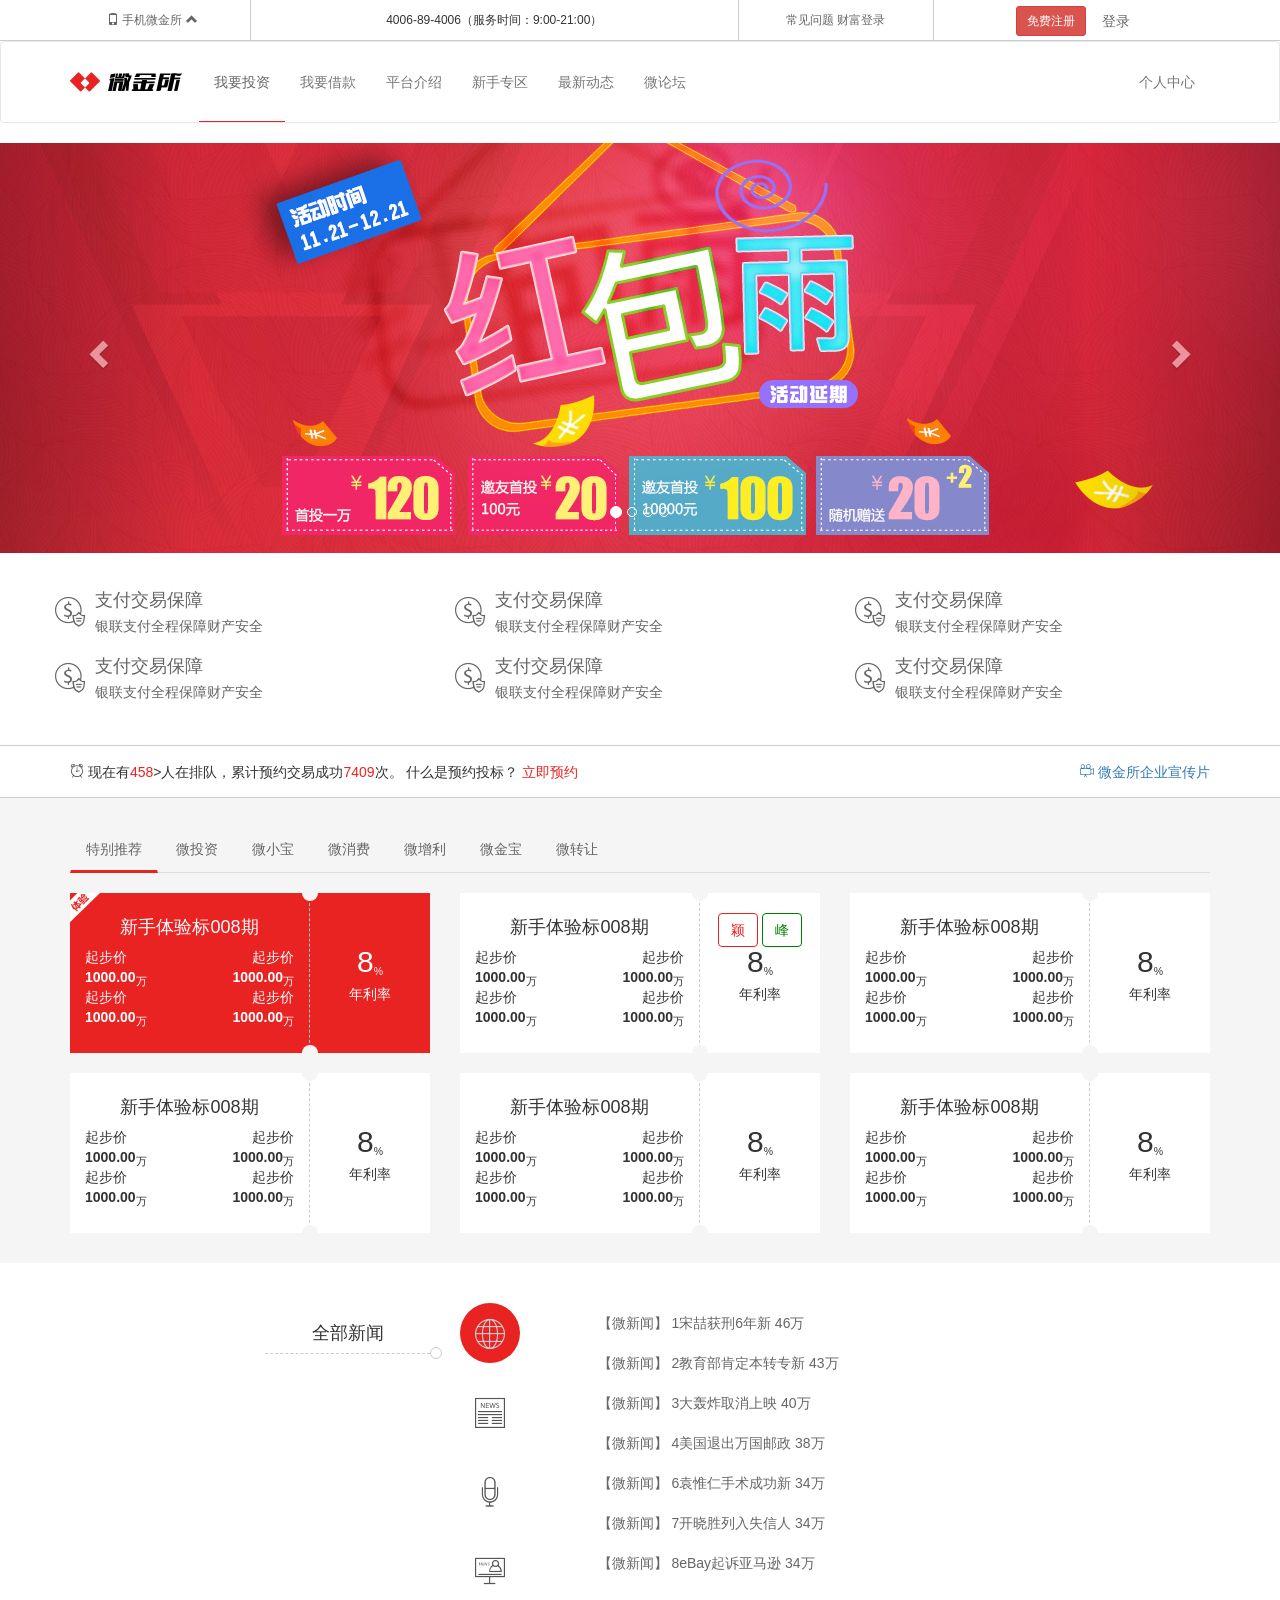
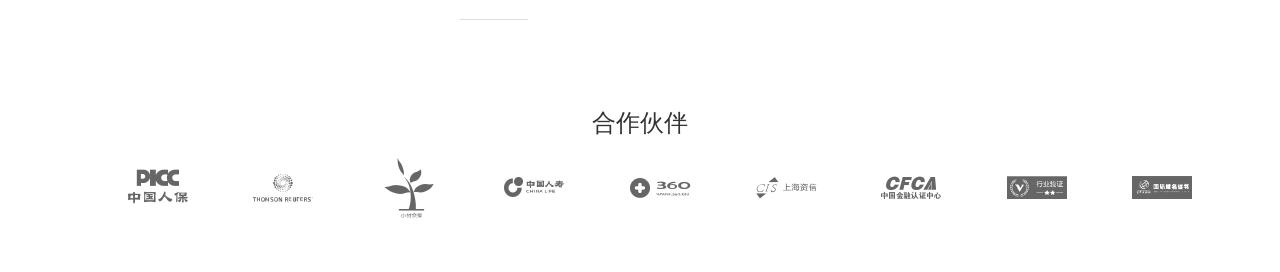
<file: index.html>
<!DOCTYPE html>
<html lang="en">

<head>
    <meta charset="UTF-8">
    <meta name="viewport" content="width=device-width, initial-scale=1.0">
    <meta http-equiv="X-UA-Compatible" content="ie=edge">
    <title>Document</title>
    <!-- 导入bootstrap的css样式 -->
    <link rel="stylesheet" href="lib/bootstrap/css/bootstrap.min.css">
    <!-- 导入字体图标的css文件 -->
    <link rel="stylesheet" href="css/font.css">
    <!-- 导入less文件 -->
    <link rel="stylesheet/less" href="less/index.less">
    <!-- 导入less.js文件 -->
    <script src="lib/less/less.js"></script>

</head>

<body>
    <!-- 头部 -->
    <header id="header" class="hidden-sm hidden-xs">
        <div class="container text-center">
            <div class="row">
                <div class="col-md-2">
                    <a href="#">
                        <i class="glyphicon glyphicon-phone"></i>
                        手机微金所
                        <i class="glyphicon glyphicon-chevron-up"></i>
                    </a>
                </div>
                <div class="col-md-5">4006-89-4006（服务时间：9:00-21:00）</div>
                <div class="col-md-2">
                    <a href="#">常见问题</a>
                    <a href="#">财富登录</a>
                </div>
                <div class="col-md-3">
                    <button type="button" class="btn btn-danger btn-primary btn-sm">免费注册</button>
                    <button type="button" class="btn btn-link" data-toggle="modal" data-target="#myModal">登录</button>
                    <!-- <button type="button" class="btn btn-primary btn-lg" data-toggle="modal" data-target="#myModal">
                            Launch demo modal
                          </button> -->
                </div>
            </div>
        </div>
    </header>

    <!-- 导航区域 -->
    <nav id="nav" class="navbar navbar-default" data-spy="affix" data-offset-top="40">
        <div class="container">
            <!-- Brand and toggle get grouped for better mobile display -->
            <div class="navbar-header">
                <button type="button" class="navbar-toggle collapsed" data-toggle="collapse" data-target="#bs-example-navbar-collapse-1"
                    aria-expanded="false">
                    <!-- 盲人读取设备 -->
                    <span class="icon-bar"></span>
                    <span class="icon-bar"></span>
                    <span class="icon-bar"></span>
                </button>
                <a class="navbar-brand" href="#">
                    <i class="icon-icon"></i>
                    <i class="icon-logo"></i>
                </a>
            </div>

            <!-- Collect the nav links, forms, and other content for toggling -->
            <div class="collapse navbar-collapse" id="bs-example-navbar-collapse-1">
                <ul class="nav navbar-nav">
                    <li class="active">
                        <a href="#">我要投资</a>
                    </li>
                    <li><a href="#">我要借款</a></li>
                    <li><a href="#">平台介绍</a></li>
                    <li><a href="#">新手专区</a></li>
                    <li><a href="#">最新动态</a></li>
                    <li><a href="#">微论坛</a></li>
                </ul>

                <ul class="nav navbar-nav navbar-right">
                    <li><a href="#">个人中心</a></li>
                </ul>
            </div><!-- /.navbar-collapse -->
        </div><!-- /.container-fluid -->
    </nav>

    <!-- 轮播图 -->
    <section id="filed">
        <!-- 轮播图不需要加容器 -->
        <!-- <div class="container-fluid"> -->
        <div id="carousel-example-generic" class="carousel slide" data-ride="carousel">
            <!-- 轮播图的索引点 -->
            <ol class="carousel-indicators">
                <li data-target="#carousel-example-generic" data-slide-to="0" class="active"></li>
                <li data-target="#carousel-example-generic" data-slide-to="1"></li>
                <li data-target="#carousel-example-generic" data-slide-to="2"></li>
                <li data-target="#carousel-example-generic" data-slide-to="3"></li>
            </ol>

            <!-- 轮播图图片 -->
            <div id="carousel" class="carousel-inner" role="listbox">
                <div class="item active">
                    <div class="large-img hidden-xs" style="background-image:url(img/slide_01_2000x410.jpg)"></div>
                    <img src="img/slide_01_640x340.jpg" class="small-img hidden-sm hidden-md hidden-lg" alt="...">
                    <!-- <div class="carousel-caption">
                            ...
                        </div> -->
                </div>
                <div class="item">
                    <div class="large-img hidden-xs" style="background-image:url(img/slide_02_2000x410.jpg)"></div>
                    <img src="img/slide_02_640x340.jpg" class="small-img hidden-sm hidden-md hidden-lg" alt="...">


                </div>
                <div class="item">
                    <div class="large-img hidden-xs" style="background-image:url(img/slide_03_2000x410.jpg)"></div>
                    <img src="img/slide_03_640x340.jpg" class="small-img hidden-sm hidden-md hidden-lg" alt="...">

                </div>
                <div class="item">
                    <div class="large-img hidden-xs" style="background-image:url(img/slide_04_2000x410.jpg)"></div>
                    <img src="img/slide_04_640x340.jpg" class="small-img hidden-sm hidden-md hidden-lg" alt="...">

                </div>
            </div>

            <!-- Controls -->
            <a class="left carousel-control" href="#carousel-example-generic" role="button" data-slide="prev">
                <span class="glyphicon glyphicon-chevron-left" aria-hidden="true"></span>
                <span class="sr-only">Previous</span>
            </a>
            <a class="right carousel-control" href="#carousel-example-generic" role="button" data-slide="next">
                <span class="glyphicon glyphicon-chevron-right" aria-hidden="true"></span>
                <span class="sr-only">Next</span>
            </a>
        </div>
        <!-- </div> -->
    </section>

    <!-- 特色区域 -->
    <section id="tese" class=" hidden-xs">
        <div class="container">
            <div class="row">
                <div class="col-md-4 col-sm-6">
                    <div class="media">
                        <a href="#">
                            <div class="media-left">
                                <i class="icon-meiyuan"></i>
                            </div>
                            <div class="media-body">
                                <h4 class="media-heading">支付交易保障</h4>
                                银联支付全程保障财产安全
                            </div>
                        </a>
                    </div>
                </div>
                <div class="col-md-4 col-sm-6">
                    <div class="media">
                        <a href="#">
                            <div class="media-left">
                                <i class="icon-meiyuan"></i>
                            </div>
                            <div class="media-body">
                                <h4 class="media-heading">支付交易保障</h4>
                                银联支付全程保障财产安全
                            </div>
                        </a>
                    </div>
                </div>
                <div class="col-md-4 col-sm-6">
                    <div class="media">
                        <a href="#">
                            <div class="media-left">
                                <i class="icon-meiyuan"></i>
                            </div>
                            <div class="media-body">
                                <h4 class="media-heading">支付交易保障</h4>
                                银联支付全程保障财产安全
                            </div>
                        </a>
                    </div>
                </div>
                <div class="col-md-4 col-sm-6">
                    <div class="media">
                        <a href="#">
                            <div class="media-left">
                                <i class="icon-meiyuan"></i>
                            </div>
                            <div class="media-body">
                                <h4 class="media-heading">支付交易保障</h4>
                                银联支付全程保障财产安全
                            </div>
                        </a>
                    </div>
                </div>
                <div class="col-md-4 col-sm-6">
                    <div class="media">
                        <a href="#">
                            <div class="media-left">
                                <i class="icon-meiyuan"></i>
                            </div>
                            <div class="media-body">
                                <h4 class="media-heading">支付交易保障</h4>
                                银联支付全程保障财产安全
                            </div>
                        </a>
                    </div>
                </div>
                <div class="col-md-4 col-sm-6">
                    <div class="media">
                        <a href="#">
                            <div class="media-left">
                                <i class="icon-meiyuan"></i>
                            </div>
                            <div class="media-body">
                                <h4 class="media-heading">支付交易保障</h4>
                                银联支付全程保障财产安全
                            </div>
                        </a>
                    </div>
                </div>


            </div>

        </div>
    </section>

    <!-- 预约区域 -->
    <section id="yuyue">
        <div class="container">
            <div class="pull-left">
                <i class="icon-naozhong"></i> 现在有<span class="text-danger">458</span>>人在排队，累计预约交易成功<span class="text-danger">7409</span>次。
                什么是预约投标？ <a href="#" class="text-danger">立即预约</a>
            </div>
            <div class="pull-right">
                <a href="#">
                    <i class="icon-video"></i> 微金所企业宣传片
                </a>
            </div>
        </div>
    </section>

    <!-- 推荐区域 -->
    <main id="tuijian">
        <div class="container">
            <!-- 分页导航条 -->
            <ul class="nav nav-tabs" role="tablist">
                <li role="presentation" class="active"><a href="#product1" aria-controls="product" role="tab"
                        data-toggle="tab">特别推荐</a></li>
                <li role="presentation"><a href="#product2" aria-controls="product" role="tab" data-toggle="tab">微投资</a></li>
                <li role="presentation"><a href="#product3" aria-controls="product" role="tab" data-toggle="tab">微小宝</a></li>
                <li role="presentation"><a href="#product4" aria-controls="product" role="tab" data-toggle="tab">微消费</a></li>
                <li role="presentation"><a href="#product5" aria-controls="product" role="tab" data-toggle="tab">微增利</a></li>
                <li role="presentation"><a href="#product6" aria-controls="product" role="tab" data-toggle="tab">微金宝</a></li>
                <li role="presentation"><a href="#product7" aria-controls="product" role="tab" data-toggle="tab">微转让</a></li>
            </ul>

            <!-- 分页内容 -->
            <div class="tab-content">
                <div role="tabpanel" class="tab-pane active" id="product1">
                    <div class="row">
                        <div class="col-xs-12 col-sm-6 col-md-4">
                            <div class="ticket active">
                                <div class="pull-left left">
                                    <h4>新手体验标008期</h4>
                                    <div class="col-xs-6">
                                        <p>起步价</p>
                                        <strong>1000.00</strong><sub>万</sub>
                                    </div>
                                    <div class="col-xs-6">
                                        <p>起步价</p>
                                        <strong>1000.00</strong><sub>万</sub>
                                    </div>
                                    <div class="col-xs-6">
                                        <p>起步价</p>
                                        <strong>1000.00</strong><sub>万</sub>
                                    </div>
                                    <div class="col-xs-6">
                                        <p>起步价</p>
                                        <strong>1000.00</strong><sub>万</sub>
                                    </div>
                                </div>
                                <div class="pull-right right">
                                    <p><span>8</span><sub>%</sub></p>
                                    <p>年利率</p>
                                </div>
                            </div>
                        </div>
                        <div class="col-xs-12 col-sm-6 col-md-4">
                            <div class="ticket">
                                <div class="pull-left left">
                                    <h4>新手体验标008期</h4>
                                    <div class="col-xs-6">
                                        <p>起步价</p>
                                        <strong>1000.00</strong><sub>万</sub>
                                    </div>
                                    <div class="col-xs-6">
                                        <p>起步价</p>
                                        <strong>1000.00</strong><sub>万</sub>
                                    </div>
                                    <div class="col-xs-6">
                                        <p>起步价</p>
                                        <strong>1000.00</strong><sub>万</sub>
                                    </div>
                                    <div class="col-xs-6">
                                        <p>起步价</p>
                                        <strong>1000.00</strong><sub>万</sub>
                                    </div>
                                </div>
                                <div class="pull-right right">
                                    <div class="tooltips">
                                        <button type="button" class="btn btn-default" data-toggle="tooltip" data-placement="top" title="赵丽颖">
                                            颖
                                        </button>
                                        <button type="button" class="btn btn-default" data-toggle="tooltip" data-placement="top" title="冯绍峰">
                                            峰
                                        </button>
                                    </div>
                                    <p><span>8</span><sub>%</sub></p>
                                    <p>年利率</p>
                                </div>
                            </div>
                        </div>
                        <div class="col-xs-12 col-sm-6 col-md-4">
                            <div class="ticket">
                                <div class="pull-left left">
                                    <h4>新手体验标008期</h4>
                                    <div class="col-xs-6">
                                        <p>起步价</p>
                                        <strong>1000.00</strong><sub>万</sub>
                                    </div>
                                    <div class="col-xs-6">
                                        <p>起步价</p>
                                        <strong>1000.00</strong><sub>万</sub>
                                    </div>
                                    <div class="col-xs-6">
                                        <p>起步价</p>
                                        <strong>1000.00</strong><sub>万</sub>
                                    </div>
                                    <div class="col-xs-6">
                                        <p>起步价</p>
                                        <strong>1000.00</strong><sub>万</sub>
                                    </div>
                                </div>
                                <div class="pull-right right">
                                    <p><span>8</span><sub>%</sub></p>
                                    <p>年利率</p>
                                </div>
                            </div>
                        </div>
                        <div class="col-xs-12 col-sm-6 col-md-4">
                            <div class="ticket">
                                <div class="pull-left left">
                                    <h4>新手体验标008期</h4>
                                    <div class="col-xs-6">
                                        <p>起步价</p>
                                        <strong>1000.00</strong><sub>万</sub>
                                    </div>
                                    <div class="col-xs-6">
                                        <p>起步价</p>
                                        <strong>1000.00</strong><sub>万</sub>
                                    </div>
                                    <div class="col-xs-6">
                                        <p>起步价</p>
                                        <strong>1000.00</strong><sub>万</sub>
                                    </div>
                                    <div class="col-xs-6">
                                        <p>起步价</p>
                                        <strong>1000.00</strong><sub>万</sub>
                                    </div>
                                </div>
                                <div class="pull-right right">
                                    <p><span>8</span><sub>%</sub></p>
                                    <p>年利率</p>
                                </div>
                            </div>
                        </div>
                        <div class="col-xs-12 col-sm-6 col-md-4">
                            <div class="ticket">
                                <div class="pull-left left">
                                    <h4>新手体验标008期</h4>
                                    <div class="col-xs-6">
                                        <p>起步价</p>
                                        <strong>1000.00</strong><sub>万</sub>
                                    </div>
                                    <div class="col-xs-6">
                                        <p>起步价</p>
                                        <strong>1000.00</strong><sub>万</sub>
                                    </div>
                                    <div class="col-xs-6">
                                        <p>起步价</p>
                                        <strong>1000.00</strong><sub>万</sub>
                                    </div>
                                    <div class="col-xs-6">
                                        <p>起步价</p>
                                        <strong>1000.00</strong><sub>万</sub>
                                    </div>
                                </div>
                                <div class="pull-right right">
                                    <p><span>8</span><sub>%</sub></p>
                                    <p>年利率</p>
                                </div>
                            </div>
                        </div>
                        <div class="col-xs-12 col-sm-6 col-md-4">
                            <div class="ticket">
                                <div class="pull-left left">
                                    <h4>新手体验标008期</h4>
                                    <div class="col-xs-6">
                                        <p>起步价</p>
                                        <strong>1000.00</strong><sub>万</sub>
                                    </div>
                                    <div class="col-xs-6">
                                        <p>起步价</p>
                                        <strong>1000.00</strong><sub>万</sub>
                                    </div>
                                    <div class="col-xs-6">
                                        <p>起步价</p>
                                        <strong>1000.00</strong><sub>万</sub>
                                    </div>
                                    <div class="col-xs-6">
                                        <p>起步价</p>
                                        <strong>1000.00</strong><sub>万</sub>
                                    </div>
                                </div>
                                <div class="pull-right right">
                                    <p><span>8</span><sub>%</sub></p>
                                    <p>年利率</p>
                                </div>
                            </div>
                        </div>


                    </div>
                </div>
                <div role="tabpanel" class="tab-pane" id="product2">2</div>
                <div role="tabpanel" class="tab-pane" id="product3">3</div>
                <div role="tabpanel" class="tab-pane" id="product4">4</div>
                <div role="tabpanel" class="tab-pane" id="product5">5</div>
                <div role="tabpanel" class="tab-pane" id="product6">6</div>
                <div role="tabpanel" class="tab-pane" id="product7">7</div>
            </div>

        </div>
    </main>

    <!-- 新闻区域 -->
    <section id="news">
        <div class="container">
            <div class="row">
                <div class="col-sm-2 col-sm-offset-2 nav-title">
                    <h4>全部新闻</h4>
                </div>
                <div class="col-sm-1">
                    <!-- Nav tabs -->
                    <ul class="nav nav-tabs" role="tablist">
                        <li role="presentation" class="active"><a href="#new1" aria-controls="new1" role="tab" data-toggle="tab">
                            <i class="icon-news01"></i>
                        </a></li>
                        <li role="presentation"><a href="#new2" aria-controls="new2" role="tab" data-toggle="tab">
                            <i class="icon-news02"></i>
                        </a></li>
                        <li role="presentation"><a href="#new3" aria-controls="new3" role="tab" data-toggle="tab">
                            <i class="icon-news03"></i>
                        </a></li>
                        <li role="presentation"><a href="#new4" aria-controls="new4" role="tab" data-toggle="tab">
                            <i class="icon-news04"></i>
                        </a></li>
                    </ul>
                </div>
                <div class="col-sm-7">
                    <!-- Tab panes -->
                    <div class="tab-content">
                        <div role="tabpanel" class="tab-pane active" id="new1">
                            <ul>
                                <li><a href="#">【微新闻】 1宋喆获刑6年新 46万</a></li>
                                <li><a href="#">【微新闻】 2教育部肯定本转专新 43万</a></li>
                                <li><a href="#">【微新闻】 3大轰炸取消上映 40万</a></li>
                                <li><a href="#">【微新闻】 4美国退出万国邮政 38万</a></li>
                                <li><a href="#">【微新闻】 6袁惟仁手术成功新 34万</a></li>
                                <li><a href="#">【微新闻】 7开晓胜列入失信人 34万</a></li>
                                <li><a href="#">【微新闻】 8eBay起诉亚马逊 34万</a></li>
                            </ul>
                        </div>
                        <div role="tabpanel" class="tab-pane" id="new2">
                            <ul>
                                <li><a href="#">【微新闻】 1宋喆获刑6年新 46万</a></li>
                                <li><a href="#">【微新闻】 2教育部肯定本转专新 43万</a></li>
                                <li><a href="#">【微新闻】 3大轰炸取消上映 40万</a></li>
                                <li><a href="#">【微新闻】 4美国退出万国邮政 38万</a></li>
                                <li><a href="#">【微新闻】 6袁惟仁手术成功新 34万</a></li>
                                <li><a href="#">【微新闻】 7开晓胜列入失信人 34万</a></li>
                                <li><a href="#">【微新闻】 8eBay起诉亚马逊 34万</a></li>
                            </ul>
                        </div>
                        <div role="tabpanel" class="tab-pane" id="new3">3</div>
                        <div role="tabpanel" class="tab-pane" id="new4">4</div>
                    </div>
                </div>
            </div>
        </div>
    </section>

    <!-- 合作伙伴区域 -->
    <footer id="partner" class="container">
        <div class="title">
            <h3>合作伙伴</h3>
            <div class="content">
                <ul>
                    <li><a href="#">
                        <i class="icon-partner1"></i>
                    </a></li>
                    <li><a href="#">
                        <i class="icon-partner2"></i>
                    </a></li>
                    <li><a href="#">
                        <i class="icon-partner3"></i>
                    </a></li>
                    <li><a href="#">
                        <i class="icon-partner4"></i>
                    </a></li>
                    <li><a href="#">
                        <i class="icon-partner5"></i>
                    </a></li>
                    <li><a href="#">
                        <i class="icon-partner6"></i>
                    </a></li>
                    <li><a href="#">
                        <i class="icon-partner7"></i>
                    </a></li>
                    <li><a href="#">
                        <i class="icon-partner8"></i>
                    </a></li>
                    <li><a href="#">
                        <i class="icon-partner9"></i>
                    </a></li>
                </ul>
            </div>
        </div>
    </footer>

    <!-- 模态框区域 -->
    <div class="modal fade" id="myModal" tabindex="-1" role="dialog" aria-labelledby="myModalLabel">
        <div class="modal-dialog" role="document">
          <div class="modal-content">
            <div class="modal-header">
              <button type="button" class="close" data-dismiss="modal" aria-label="Close"><span aria-hidden="true">&times;</span></button>
              <h4 class="modal-title">登录</h4>
            </div>
            <div class="modal-body">
              <!-- <p>One fine body&hellip;</p> -->
                <form class="form-horizontal">
                    <div class="form-group">
                      <label for="inputEmail3" class="col-sm-2 control-label">邮箱</label>
                      <div class="col-sm-10">
                        <input type="email" class="form-control" id="inputEmail3" placeholder="Email">
                      </div>
                    </div>
                    <div class="form-group">
                      <label for="inputPassword3" class="col-sm-2 control-label">密码</label>
                      <div class="col-sm-10">
                        <input type="password" class="form-control" id="inputPassword3" placeholder="Password">
                      </div>
                    </div>
                    <div class="form-group">
                      <div class="col-sm-offset-2 col-sm-10">
                        <button type="submit" class="btn btn-default">登录</button>
                      </div>
                    </div>
                  </form>
            </div>
            <div class="modal-footer">
              <button type="button" class="btn btn-default" data-dismiss="modal">关闭</button>
              <button type="button" class="btn btn-primary" data-dismiss="modal">保存</button>
            </div>
          </div><!-- /.modal-content -->
        </div><!-- /.modal-dialog -->
      </div><!-- /.modal -->


    <script src="./lib/jquery/jquery.min.js"></script>
    <script src="./lib/bootstrap/js/bootstrap.min.js"></script>
    <script src="./js/index.js"></script>
</body>

</html>
</file>
<file: css/font.css>
/*定义一个字体字体系统里面没有 是使用工具生成的一个字体*/
@font-face {
    font-family: 'itcast';
    src: url('../fonts/MiFie-Web-Font.eot') format('embedded-opentype'), 
    url('../fonts/MiFie-Web-Font.svg') format('svg'), 
    url('../fonts/MiFie-Web-Font.ttf') format('truetype'), 
    url('../fonts/MiFie-Web-Font.woff') format('woff');
}
/*[class^="icon-"]匹配所有类名以icon-开头的元素
[class*=" icon-"]中间包含了空格icon-的元素 后续类名以icon-开头*/
[class^="icon-"],
[class*=" icon-"] {
    font-style: normal;
    /*注意上面选择器中间的空格
我们使用的名为itcast的字体就是最上面的@font-face的方式声明*/
    /*当字体名字之间有空格的都要用引号引起来 ,如果没有空格的话可以不用引号*/
    font-family: itcast;
}


.icon-mobilephone::before {
    content: "\e908";
}

.icon-icon::before {
    content: "\e920";
}

.icon-logo::before {
    content: "\e93e";
}

.icon-meiyuan::before {
    content: "\e907";
    font-size: 30px;
}

.icon-naozhong::before {
    content: "\e906";
}

.icon-video::before {
    content: "\e905";
}

.icon-news01::before {
    content: "\e90e";
}

.icon-news02::before {
    content: "\e90f";
}

.icon-news03::before {
    content: "\e910";
}

.icon-news04::before {
    content: "\e911";
}

.icon-partner1::before {
    content: "\e92f";
}

.icon-partner2::before {
    content: "\e92e";
}

.icon-partner3::before {
    content: "\e92d";
}

.icon-partner4::before {
    content: "\e92a";
}

.icon-partner5::before {
    content: "\e92b";
}

.icon-partner6::before {
    content: "\e929";
}

.icon-partner7::before {
    content: "\e931";
}

.icon-partner8::before {
    content: "\e932";
}

.icon-partner9::before {
    content: "\e933";
}
</file>
